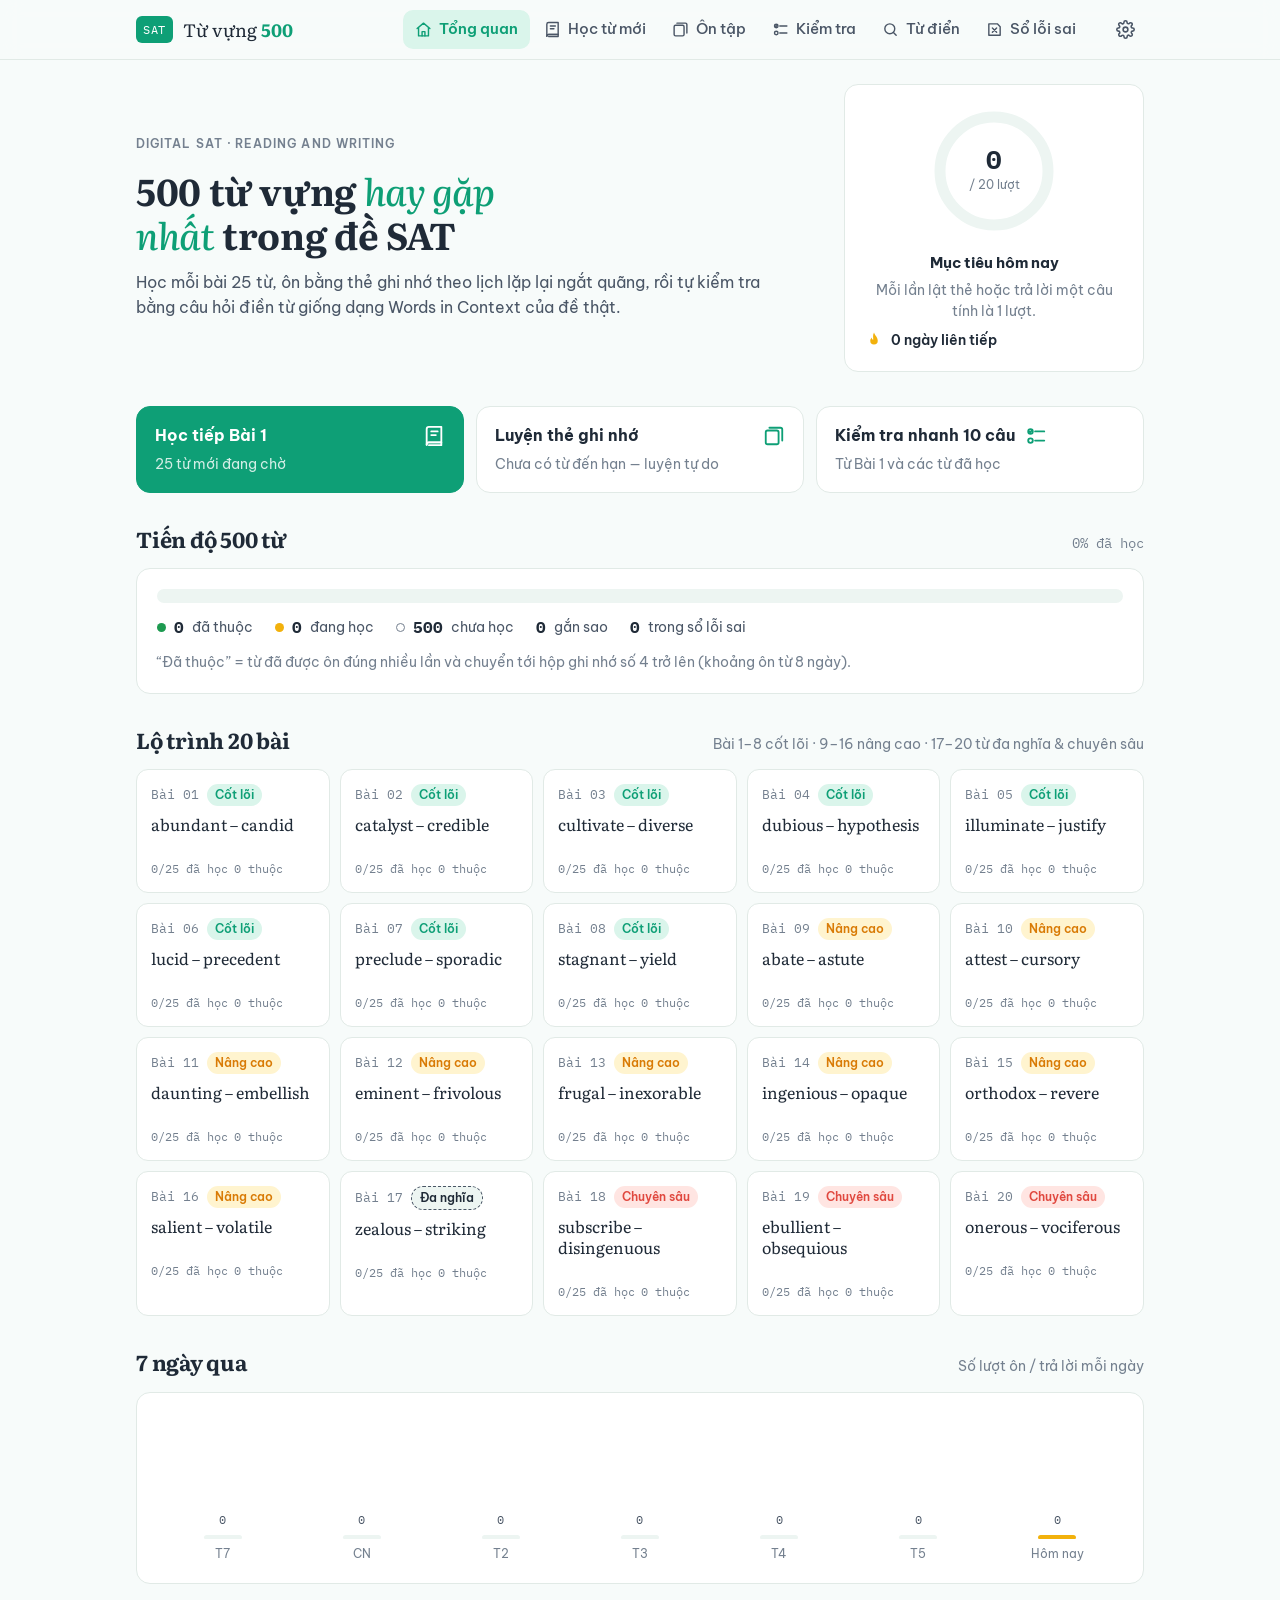
<file: index.html>
<!doctype html>
<html lang="vi">
<head>
<meta charset="utf-8">
<meta name="viewport" content="width=device-width, initial-scale=1, viewport-fit=cover">
<title>Từ Vựng SAT 500</title>
<meta name="description" content="Học 500 từ vựng hay gặp nhất trong đề Digital SAT: học theo bài, thẻ ghi nhớ lặp lại ngắt quãng, kiểm tra dạng Words in Context.">
<link rel="preconnect" href="https://fonts.googleapis.com">
<link rel="preconnect" href="https://fonts.gstatic.com" crossorigin>
<link rel="stylesheet" href="https://fonts.googleapis.com/css2?family=Be+Vietnam+Pro:wght@400;500;600;700&family=Literata:ital,opsz,wght@0,7..72,500;0,7..72,700;1,7..72,500&family=IBM+Plex+Mono:wght@500&display=swap">
<link rel="stylesheet" href="css/style.css">
</head>
<body>
<!--APP-->
<header class="topbar">
  <div class="topbar-inner">
    <a class="brand" href="#home" aria-label="Về trang Tổng quan">
      <span class="brand-mark">SAT</span>
      <span class="brand-name">Từ vựng <b>500</b></span>
    </a>
    <nav class="tabs" id="tabs" aria-label="Chức năng chính"></nav>
    <a class="icon-btn" href="#settings" id="settingsLink" aria-label="Cài đặt" title="Cài đặt"></a>
  </div>
</header>
<main id="view" class="wrap" tabindex="-1"></main>
<nav class="bottombar" id="bottombar" aria-label="Chức năng chính"></nav>
<div id="modal" class="modal" hidden></div>
<div id="toast" class="toast" role="status" aria-live="polite" hidden></div>
<!--/APP-->
<script src="js/data/_core.js"></script>
<script src="js/data/words-1.js"></script>
<script src="js/data/words-2.js"></script>
<script src="js/data/words-3.js"></script>
<script src="js/data/words-4.js"></script>
<script src="js/data/words-5.js"></script>
<script src="js/app.js"></script>
</body>
</html>
</file>
<file: css/style.css>
/* ============ Tokens ============ */
:root {
  --paper: #f7fbfa;
  --surface: #ffffff;
  --surface-2: #edf5f2;
  --ink: #1f2a37;
  --ink-2: #4a5666;
  --muted: #74808f;
  --line: #e1eae6;
  --accent: #0e9f76;
  --accent-ink: #ffffff;
  --accent-soft: #daf5eb;
  --pencil: #f2b10c;
  --pencil-soft: #fff4cf;
  --good: #1d9a50;
  --good-bright: #12c25a;
  --good-soft: #def8e7;
  --bad: #e0483f;
  --bad-soft: #ffe5e2;
  --hard: #d97b06;
  --mark: #fff0a3;
  --shadow: 0 1px 2px rgba(14, 90, 70, .05), 0 6px 20px rgba(14, 90, 70, .07);
  --radius: 14px;
  --f-display: "Literata", "Georgia", "Times New Roman", serif;
  --f-body: "Be Vietnam Pro", system-ui, -apple-system, "Segoe UI", Roboto, sans-serif;
  --f-mono: "IBM Plex Mono", ui-monospace, "SFMono-Regular", Menlo, Consolas, monospace;
  --bar-h: 64px;
}
@media (prefers-color-scheme: dark) {
  :root:not([data-theme="light"]) {
    color-scheme: dark;
    --paper: #10141a;
    --surface: #171c24;
    --surface-2: #1f2630;
    --ink: #e6e9ee;
    --ink-2: #b3bac6;
    --muted: #8a93a2;
    --line: #2b3340;
    --accent: #4cc09d;
    --accent-ink: #0c1a15;
    --accent-soft: #173a30;
    --pencil: #f0b73c;
    --pencil-soft: #3a2e13;
    --good: #5cc98b;
    --good-bright: #7df0aa;
    --good-soft: #15321f;
    --bad: #f07b6f;
    --bad-soft: #3c1d19;
    --hard: #f0a24c;
    --mark: #5a4a12;
    --shadow: 0 1px 2px rgba(0, 0, 0, .3), 0 8px 24px rgba(0, 0, 0, .25);
  }
}
:root[data-theme="dark"] {
  color-scheme: dark;
  --paper: #10141a;
  --surface: #171c24;
  --surface-2: #1f2630;
  --ink: #e6e9ee;
  --ink-2: #b3bac6;
  --muted: #8a93a2;
  --line: #2b3340;
  --accent: #4cc09d;
  --accent-ink: #0c1a15;
  --accent-soft: #173a30;
  --pencil: #f0b73c;
  --pencil-soft: #3a2e13;
  --good: #5cc98b;
  --good-bright: #7df0aa;
  --good-soft: #15321f;
  --bad: #f07b6f;
  --bad-soft: #3c1d19;
  --hard: #f0a24c;
  --mark: #5a4a12;
  --shadow: 0 1px 2px rgba(0, 0, 0, .3), 0 8px 24px rgba(0, 0, 0, .25);
}

/* ============ Base ============ */
*, *::before, *::after { box-sizing: border-box; }
html { -webkit-text-size-adjust: 100%; }
body {
  margin: 0;
  background: var(--paper);
  color: var(--ink);
  font-family: var(--f-body);
  font-size: 15px;
  line-height: 1.55;
  -webkit-font-smoothing: antialiased;
}
[hidden] { display: none !important; }
img { max-width: 100%; }
h1, h2, h3 { font-family: var(--f-display); font-weight: 700; line-height: 1.2; text-wrap: balance; margin: 0; letter-spacing: -0.01em; }
h1 { font-size: clamp(1.6rem, 1.2rem + 1.8vw, 2.3rem); }
h2 { font-size: 1.35rem; }
h3 { font-size: 1.08rem; }
p { margin: 0; }
a { color: var(--accent); }
button, input, select, textarea { font: inherit; color: inherit; }
:focus-visible { outline: 2.5px solid var(--accent); outline-offset: 2px; border-radius: 6px; }
mark { background: var(--mark); color: inherit; padding: 0 .15em; border-radius: 3px; }
.num { font-family: var(--f-mono); font-variant-numeric: tabular-nums; }
.eyebrow { font-size: .74rem; font-weight: 600; letter-spacing: .09em; text-transform: uppercase; color: var(--muted); }
.muted { color: var(--muted); }
.small { font-size: .86rem; }

/* ============ Shell ============ */
.topbar {
  position: sticky; top: env(safe-area-inset-top, 0px); z-index: 20;
  background: color-mix(in srgb, var(--paper) 88%, transparent);
  backdrop-filter: blur(10px); -webkit-backdrop-filter: blur(10px);
  border-bottom: 1px solid var(--line);
}
.topbar-inner { max-width: 1040px; margin: 0 auto; padding: 10px 16px; display: flex; align-items: center; gap: 18px; }
.brand { display: flex; align-items: center; gap: 10px; text-decoration: none; color: var(--ink); flex-shrink: 0; }
.brand-mark {
  font-family: var(--f-mono); font-size: .78rem; letter-spacing: .06em;
  background: var(--accent); color: var(--accent-ink); padding: 4px 7px; border-radius: 6px;
}
.brand-name { font-family: var(--f-display); font-size: 1.12rem; }
.brand-name b { color: var(--accent); }
.tabs { display: flex; gap: 2px; margin-left: auto; }
.tab {
  display: flex; align-items: center; gap: 7px; padding: 8px 12px; border-radius: 10px;
  color: var(--ink-2); text-decoration: none; font-weight: 500; font-size: .92rem; white-space: nowrap;
}
.tab svg { width: 17px; height: 17px; }
.tab:hover { background: var(--surface-2); color: var(--ink); }
.tab[aria-current="page"] { background: var(--accent-soft); color: var(--accent); font-weight: 600; }
.tab .count { font-family: var(--f-mono); font-size: .72rem; background: var(--bad); color: #fff; border-radius: 99px; padding: 0 6px; }
.icon-btn {
  display: inline-grid; place-items: center; width: 38px; height: 38px; border-radius: 10px;
  border: 1px solid transparent; background: transparent; color: var(--ink-2); cursor: pointer; flex-shrink: 0; text-decoration: none;
}
.icon-btn:hover { background: var(--surface-2); color: var(--ink); }
.icon-btn svg { width: 19px; height: 19px; }
.icon-btn.sm { width: 32px; height: 32px; }
.icon-btn.sm svg { width: 17px; height: 17px; }
.icon-btn.on { color: var(--pencil); }
.icon-btn.on svg { fill: currentColor; }
#settingsLink[aria-current="page"] { background: var(--accent-soft); color: var(--accent); }

.wrap { max-width: 1040px; margin: 0 auto; padding-inline: 16px; padding-block: 24px 48px; outline: none; }

.bottombar { display: none; }
@media (max-width: 860px) {
  .tabs { display: none; }
  .topbar-inner { justify-content: space-between; }
  .bottombar {
    display: grid; grid-template-columns: repeat(6, 1fr);
    position: fixed; left: 0; right: 0; bottom: 0; z-index: 20;
    background: var(--surface); border-top: 1px solid var(--line);
    padding-bottom: env(safe-area-inset-bottom, 0px);
  }
  .bottombar .tab {
    flex-direction: column; gap: 2px; padding: 8px 2px 7px; border-radius: 0; font-size: .66rem; font-weight: 600;
    position: relative; justify-content: center;
  }
  .bottombar .tab svg { width: 21px; height: 21px; }
  .bottombar .tab[aria-current="page"] { background: transparent; color: var(--accent); }
  .bottombar .tab[aria-current="page"]::before { content: ""; position: absolute; top: 0; left: 25%; right: 25%; height: 3px; border-radius: 0 0 3px 3px; background: var(--accent); }
  .bottombar .tab .count { position: absolute; top: 4px; right: calc(50% - 20px); font-size: .6rem; }
  .wrap { padding-bottom: calc(var(--bar-h) + 32px + env(safe-area-inset-bottom, 0px)); }
}

/* ============ Controls ============ */
.btn {
  display: inline-flex; align-items: center; justify-content: center; gap: 8px;
  padding: 10px 16px; border-radius: 11px; border: 1px solid var(--line);
  background: var(--surface); color: var(--ink); font-weight: 600; font-size: .93rem;
  cursor: pointer; text-decoration: none; line-height: 1.2; min-height: 42px;
}
.btn:hover { border-color: var(--ink-2); }
.btn svg { width: 17px; height: 17px; flex-shrink: 0; }
.btn.primary { background: var(--accent); border-color: var(--accent); color: var(--accent-ink); }
.btn.primary:hover { filter: brightness(1.07); }
.btn.dark { background: var(--accent-soft); border-color: var(--accent); color: var(--accent); }
.btn.dark:hover { background: var(--accent); color: var(--accent-ink); }
.btn.ghost { background: transparent; border-color: transparent; color: var(--ink-2); }
.btn.ghost:hover { background: var(--surface-2); color: var(--ink); }
.btn.danger { color: var(--bad); border-color: color-mix(in srgb, var(--bad) 40%, var(--line)); }
.btn.danger.solid { background: var(--bad); color: #fff; border-color: var(--bad); }
.btn.lg { padding: 13px 20px; font-size: 1rem; min-height: 48px; }
.btn.block { width: 100%; }
.btn[disabled] { opacity: .45; cursor: not-allowed; }
.btn kbd, .kbd {
  font-family: var(--f-mono); font-size: .7rem; padding: 1px 5px; border-radius: 4px;
  border: 1px solid currentColor; opacity: .55; font-weight: 500;
}
.row { display: flex; flex-wrap: wrap; gap: 10px; align-items: center; }
.row.end { justify-content: flex-end; }
.row.between { justify-content: space-between; }
.stack { display: flex; flex-direction: column; gap: 14px; }

.field { display: flex; flex-direction: column; gap: 6px; }
.field > span { font-size: .82rem; font-weight: 600; color: var(--ink-2); }
.input, select.input, textarea.input {
  width: 100%; padding: 10px 12px; border-radius: 10px; border: 1px solid var(--line);
  background: var(--surface); color: var(--ink); min-height: 42px;
}
textarea.input { min-height: 120px; font-family: var(--f-mono); font-size: .78rem; resize: vertical; }
.input:focus { outline: none; border-color: var(--accent); box-shadow: 0 0 0 3px var(--accent-soft); }

.seg { display: inline-flex; flex-wrap: wrap; background: var(--surface-2); border-radius: 11px; padding: 3px; gap: 2px; }
.seg button {
  border: 0; background: transparent; padding: 7px 13px; border-radius: 8px; cursor: pointer;
  font-weight: 600; font-size: .88rem; color: var(--ink-2);
}
.seg button[aria-pressed="true"] { background: var(--surface); color: var(--ink); box-shadow: var(--shadow); }

.chips { display: flex; flex-wrap: wrap; gap: 8px; }
.chip {
  display: inline-flex; align-items: center; gap: 7px; padding: 7px 12px; border-radius: 99px;
  border: 1px solid var(--line); background: var(--surface); cursor: pointer; font-size: .87rem; font-weight: 500; color: var(--ink-2);
}
.chip[aria-pressed="true"] { border-color: var(--accent); background: var(--accent-soft); color: var(--ink); }
.chip[aria-pressed="true"]::before { content: "✓"; color: var(--accent); font-weight: 700; }
.chip.static { cursor: default; }
a.chip, button.chip.link { text-decoration: none; }
button.chip.link:hover, a.chip:hover { border-color: var(--accent); color: var(--ink); }

.tag {
  display: inline-flex; align-items: center; gap: 5px; font-size: .72rem; font-weight: 600; padding: 2px 8px; border-radius: 99px;
  background: var(--surface-2); color: var(--ink-2); white-space: nowrap;
}
.tag.l1 { background: var(--accent-soft); color: var(--accent); }
.tag.l2 { background: var(--pencil-soft); color: var(--hard); }
.tag.l3 { background: var(--bad-soft); color: var(--bad); }
.tag.multi { background: var(--surface-2); color: var(--ink); border: 1px dashed var(--ink-2); }

.dot { width: 9px; height: 9px; border-radius: 50%; display: inline-block; flex-shrink: 0; }
.dot.new { background: transparent; border: 1.5px solid var(--muted); }
.dot.learning { background: var(--pencil); }
.dot.mastered { background: var(--good); }

.panel { background: var(--surface); border: 1px solid var(--line); border-radius: var(--radius); padding: 20px; }
.panel.flat { background: transparent; }
.section { display: flex; flex-direction: column; gap: 14px; margin-top: 34px; }
.section-head { display: flex; align-items: baseline; justify-content: space-between; gap: 12px; flex-wrap: wrap; }

.bar { height: 8px; border-radius: 99px; background: var(--surface-2); overflow: hidden; display: flex; }
.bar > span { display: block; height: 100%; }
.bar .m { background: var(--good); }
.bar .l { background: var(--pencil); }
.bar .a { background: var(--accent); }

/* ============ Home ============ */
.hero { display: grid; grid-template-columns: 1fr 300px; gap: 28px; align-items: stretch; }
.hero-text { display: flex; flex-direction: column; gap: 14px; justify-content: center; }
.hero-text .lead { color: var(--ink-2); max-width: 58ch; font-size: 1.02rem; }
.hero-text h1 em { font-style: italic; color: var(--accent); font-weight: 500; }
.goal-card { display: flex; flex-direction: column; gap: 14px; align-items: center; justify-content: center; text-align: center; }
.ring { position: relative; width: 132px; height: 132px; }
.ring svg { width: 100%; height: 100%; transform: rotate(-90deg); }
.ring circle { fill: none; stroke-width: 11; }
.ring .track { stroke: var(--surface-2); }
.ring .val { stroke: var(--accent); stroke-linecap: round; transition: stroke-dashoffset .6s ease; }
.ring .ring-label { position: absolute; inset: 0; display: grid; place-content: center; text-align: center; }
.ring .ring-label b { font-family: var(--f-mono); font-size: 1.6rem; line-height: 1; }
.ring .ring-label span { font-size: .75rem; color: var(--muted); margin-top: 4px; }
.streak { display: inline-flex; align-items: center; gap: 8px; font-weight: 600; font-size: .9rem; }
.streak .flame { color: var(--pencil); display: inline-flex; }
.streak .flame svg { width: 18px; height: 18px; fill: currentColor; }

.progress-strip { display: flex; flex-direction: column; gap: 12px; }
.legend { display: flex; flex-wrap: wrap; gap: 8px 22px; }
.legend > div { display: flex; align-items: center; gap: 8px; font-size: .9rem; color: var(--ink-2); }
.legend b { font-family: var(--f-mono); color: var(--ink); font-size: 1rem; }
.progress-strip .bar { height: 14px; }

.cta-grid { display: grid; grid-template-columns: repeat(3, 1fr); gap: 12px; }
.cta {
  display: flex; flex-direction: column; gap: 6px; padding: 16px 18px; border-radius: var(--radius);
  border: 1px solid var(--line); background: var(--surface); text-decoration: none; color: var(--ink); cursor: pointer; text-align: left;
}
.cta:hover { border-color: var(--ink-2); }
.cta .cta-top { display: flex; align-items: center; justify-content: space-between; gap: 10px; }
.cta .cta-top svg { width: 22px; height: 22px; color: var(--accent); }
.cta b { font-size: 1.02rem; }
.cta .muted { font-size: .86rem; }
.cta.main { background: var(--accent); border-color: var(--accent); color: var(--accent-ink); }
.cta.main:hover { border-color: var(--accent); filter: brightness(1.05); }
.cta.main .muted { color: color-mix(in srgb, var(--accent-ink) 82%, transparent); }
.cta.main .cta-top svg { color: var(--accent-ink); }

.lesson-grid { display: grid; grid-template-columns: repeat(auto-fill, minmax(190px, 1fr)); gap: 10px; }
.lesson {
  display: flex; flex-direction: column; gap: 8px; padding: 14px; border-radius: 12px; border: 1px solid var(--line);
  background: var(--surface); cursor: pointer; text-align: left; color: var(--ink);
}
.lesson:hover { border-color: var(--ink-2); }
.lesson .lesson-top { display: flex; align-items: center; justify-content: space-between; gap: 8px; }
.lesson .lesson-no { font-family: var(--f-mono); font-size: .8rem; color: var(--muted); white-space: nowrap; }
.lesson .range { font-family: var(--f-display); font-size: 1rem; line-height: 1.3; }
.lesson .meta { font-size: .78rem; color: var(--muted); display: flex; justify-content: space-between; gap: 6px; flex-wrap: wrap; }
.lesson.done { border-color: color-mix(in srgb, var(--good) 45%, var(--line)); }

.week { display: grid; grid-template-columns: repeat(7, 1fr); gap: 8px; align-items: end; height: 150px; padding-top: 18px; }
.week .col { display: flex; flex-direction: column; align-items: center; gap: 6px; height: 100%; justify-content: flex-end; }
.week .colbar { width: 100%; max-width: 38px; border-radius: 6px 6px 3px 3px; background: var(--accent); min-height: 3px; position: relative; }
.week .colbar.zero { background: var(--surface-2); }
.week .colbar.today { background: var(--pencil); }
.week .v { font-family: var(--f-mono); font-size: .72rem; color: var(--ink-2); }
.week .d { font-size: .72rem; color: var(--muted); }

/* ============ Lesson page / word rows ============ */
.page-head { display: flex; flex-direction: column; gap: 8px; margin-bottom: 20px; }
.back-link { display: inline-flex; align-items: center; gap: 6px; color: var(--ink-2); text-decoration: none; font-size: .9rem; font-weight: 500; background: none; border: 0; padding: 0; cursor: pointer; align-self: flex-start; }
.back-link:hover { color: var(--ink); }
.back-link svg { width: 16px; height: 16px; }

.wlist { list-style: none; margin: 0; padding: 0; border: 1px solid var(--line); border-radius: var(--radius); background: var(--surface); overflow: hidden; }
.wrow {
  display: grid; grid-template-columns: auto minmax(0, 1fr) auto; gap: 12px; align-items: center;
  padding: 11px 12px 11px 16px; border-top: 1px solid var(--line); cursor: pointer;
}
.wrow:first-child { border-top: 0; }
.wrow:hover { background: color-mix(in srgb, var(--surface-2) 55%, transparent); }
.wrow .wmain { min-width: 0; display: flex; flex-direction: column; gap: 1px; }
.wrow .wline { display: flex; align-items: baseline; gap: 8px; flex-wrap: wrap; }
.hw { font-family: var(--f-display); font-weight: 700; font-size: 1.08rem; }
.pos { font-family: var(--f-mono); font-size: .72rem; color: var(--muted); }
.wrow .vi { color: var(--ink-2); font-size: .9rem; overflow: hidden; text-overflow: ellipsis; white-space: nowrap; }
.wrow .acts { display: flex; gap: 2px; align-items: center; }
.wrow .errs { font-family: var(--f-mono); font-size: .75rem; color: var(--bad); background: var(--bad-soft); padding: 2px 7px; border-radius: 99px; }

.filters { display: grid; grid-template-columns: minmax(0, 2fr) repeat(3, minmax(0, 1fr)); gap: 10px; align-items: end; }
.search { position: relative; }
.search svg { position: absolute; left: 12px; top: 50%; transform: translateY(-50%); width: 17px; height: 17px; color: var(--muted); pointer-events: none; }
.search .input { padding-left: 38px; }
.result-line { display: flex; justify-content: space-between; align-items: center; gap: 10px; flex-wrap: wrap; margin: 16px 0 10px; }

/* ============ Study card (learn) ============ */
.session-head { display: flex; align-items: center; gap: 14px; margin-bottom: 18px; }
.session-head .bar { flex: 1; }
.session-head .count { font-family: var(--f-mono); font-size: .85rem; color: var(--ink-2); white-space: nowrap; }
.session-wrap { max-width: 720px; margin: 0 auto; }

.study {
  background: var(--surface); border: 1px solid var(--line); border-radius: 18px; padding: 28px;
  display: flex; flex-direction: column; gap: 16px; box-shadow: var(--shadow);
}
.study .head { display: flex; align-items: center; gap: 12px; flex-wrap: wrap; }
.study .word { font-family: var(--f-display); font-size: clamp(2rem, 1.5rem + 2.4vw, 2.8rem); font-weight: 700; line-height: 1.05; letter-spacing: -0.015em; }
.study .vi { font-size: 1.25rem; font-weight: 600; }
.study .en { color: var(--ink-2); font-style: italic; font-family: var(--f-display); font-size: 1.05rem; }
.example {
  margin: 0; padding: 12px 16px; border-left: 3px solid var(--accent); background: var(--surface-2);
  border-radius: 0 10px 10px 0; font-family: var(--f-display); font-size: 1.05rem; line-height: 1.6;
}
.syns { display: flex; flex-wrap: wrap; gap: 6px; align-items: center; }
.syns .lbl { font-size: .78rem; font-weight: 600; color: var(--muted); margin-right: 4px; }
.note {
  display: flex; gap: 10px; align-items: flex-start; padding: 10px 14px; border-radius: 10px;
  background: var(--pencil-soft); color: var(--ink); font-size: .9rem;
}
.note svg { width: 18px; height: 18px; color: var(--hard); flex-shrink: 0; margin-top: 2px; }

/* ============ Flashcard ============ */
.flash { perspective: 1400px; cursor: pointer; }
.flash-inner { position: relative; min-height: 340px; transition: transform .5s cubic-bezier(.3,.7,.3,1); transform-style: preserve-3d; }
.flash.flipped .flash-inner { transform: rotateY(180deg); }
.face {
  position: absolute; inset: 0; backface-visibility: hidden; -webkit-backface-visibility: hidden;
  background: var(--surface); border: 1px solid var(--line); border-radius: 20px; box-shadow: var(--shadow);
  display: flex; flex-direction: column; padding: 26px; gap: 12px; overflow: auto;
}
.face.front { align-items: center; justify-content: center; text-align: center; }
.face.back { transform: rotateY(180deg); }
.face .word { font-family: var(--f-display); font-size: clamp(2.1rem, 1.5rem + 3vw, 3.2rem); font-weight: 700; line-height: 1.05; }
.face .vi-big { font-size: clamp(1.3rem, 1.1rem + 1vw, 1.7rem); font-weight: 600; line-height: 1.35; }
.face .hint { position: absolute; bottom: 14px; left: 0; right: 0; text-align: center; font-size: .8rem; color: var(--muted); }
.face .corner { position: absolute; top: 12px; right: 12px; display: flex; gap: 2px; }
.face.back .corner { position: static; margin-left: auto; }
.grades { display: grid; grid-template-columns: repeat(4, 1fr); gap: 8px; margin-top: 16px; }
.grade {
  display: flex; flex-direction: column; align-items: center; gap: 2px; padding: 10px 6px; border-radius: 12px;
  border: 1px solid var(--line); background: var(--surface); cursor: pointer; font-weight: 700; font-size: .95rem;
}
.grade small { font-weight: 500; font-size: .74rem; color: var(--muted); font-family: var(--f-mono); }
.grade.g1 { color: var(--bad); } .grade.g1:hover { background: var(--bad-soft); border-color: var(--bad); }
.grade.g2 { color: var(--hard); } .grade.g2:hover { background: var(--pencil-soft); border-color: var(--hard); }
.grade.g3 { color: var(--good); } .grade.g3:hover { background: var(--good-soft); border-color: var(--good); }
.grade.g4 { color: var(--accent); } .grade.g4:hover { background: var(--accent-soft); border-color: var(--accent); }
.flip-row { display: flex; justify-content: center; margin-top: 16px; }

/* ============ Deck picker ============ */
.deck-grid { display: grid; grid-template-columns: repeat(auto-fill, minmax(220px, 1fr)); gap: 10px; }
.deck {
  display: flex; flex-direction: column; gap: 4px; padding: 16px; border-radius: 12px; border: 1.5px solid var(--line);
  background: var(--surface); cursor: pointer; text-align: left; color: var(--ink);
}
.deck:hover { border-color: var(--ink-2); }
.deck[aria-pressed="true"] { border-color: var(--accent); background: var(--accent-soft); }
.deck .deck-top { display: flex; justify-content: space-between; align-items: baseline; gap: 8px; }
.deck b { font-size: .98rem; }
.deck .n { font-family: var(--f-mono); font-size: 1.2rem; }
.deck .muted { font-size: .82rem; }
.deck[disabled] { opacity: .45; cursor: not-allowed; }
.opts { display: grid; grid-template-columns: repeat(auto-fit, minmax(220px, 1fr)); gap: 16px 24px; }

/* ============ Quiz ============ */
.q-card {
  background: var(--surface); border: 1px solid var(--line); border-radius: 18px; padding: 26px;
  display: flex; flex-direction: column; gap: 18px; box-shadow: var(--shadow);
}
.q-type { display: flex; justify-content: space-between; align-items: center; gap: 10px; }
.q-prompt { display: flex; flex-direction: column; gap: 8px; }
.q-prompt .word { font-family: var(--f-display); font-size: clamp(1.9rem, 1.5rem + 2vw, 2.5rem); font-weight: 700; line-height: 1.1; }
.q-prompt .vi-big { font-size: 1.3rem; font-weight: 600; }
.q-prompt .def { font-family: var(--f-display); font-size: 1.2rem; font-style: italic; line-height: 1.5; }
.q-prompt .passage {
  font-family: var(--f-display); font-size: 1.12rem; line-height: 1.7; padding: 14px 18px;
  border: 1px solid var(--line); border-radius: 10px; background: var(--paper);
}
.blank { display: inline-block; min-width: 5.5em; border-bottom: 2px solid var(--ink); height: 1.1em; vertical-align: baseline; }
.q-ask { font-weight: 600; color: var(--ink-2); font-size: .95rem; }
.options { display: flex; flex-direction: column; gap: 9px; }
.opt {
  display: flex; align-items: center; gap: 14px; padding: 12px 14px; border-radius: 12px;
  border: 1.5px solid var(--line); background: var(--surface); cursor: pointer; text-align: left; width: 100%;
  font-size: 1rem; color: var(--ink); transition: border-color .15s, background .15s;
}
.opt:hover:not([disabled]) { border-color: var(--ink-2); }
.opt .bubble {
  width: 30px; height: 30px; border-radius: 50%; border: 1.5px solid var(--ink-2); display: grid; place-items: center;
  font-family: var(--f-mono); font-size: .82rem; flex-shrink: 0; color: var(--ink-2); transition: background .15s, color .15s;
}
.opt .otext { flex: 1; min-width: 0; }
.opt .otext.w { font-family: var(--f-display); font-weight: 700; font-size: 1.1rem; }
.opt[disabled] { cursor: default; }
.opt.correct { border-color: var(--good); background: var(--good-soft); }
.opt.correct .bubble { background: var(--good); border-color: var(--good); color: #fff; }
.opt.wrong { border-color: var(--bad); background: var(--bad-soft); }
.opt.wrong .bubble { background: var(--bad); border-color: var(--bad); color: #fff; }
.opt.dim { opacity: .55; }
.typing { display: flex; gap: 10px; flex-wrap: wrap; }
.typing .input { flex: 1; min-width: 180px; font-size: 1.15rem; font-family: var(--f-display); }
.typing .input.ok { border-color: var(--good); background: var(--good-soft); }
.typing .input.bad { border-color: var(--bad); background: var(--bad-soft); }
.hint-line { font-family: var(--f-mono); letter-spacing: .25em; color: var(--muted); }

.feedback { border-radius: 12px; padding: 14px 16px; display: flex; flex-direction: column; gap: 8px; }
.feedback.ok { background: var(--good-soft); }
.feedback.no { background: var(--bad-soft); }
.feedback .fb-title { font-weight: 700; display: flex; align-items: center; gap: 8px; }
.feedback .fb-title svg { width: 18px; height: 18px; flex-shrink: 0; color: var(--good-bright); }
.feedback.ok .fb-title { color: var(--good); }
.feedback.no .fb-title { color: var(--bad); }
.feedback .fb-word { display: flex; align-items: baseline; gap: 8px; flex-wrap: wrap; }
.feedback .fb-ex { font-family: var(--f-display); font-size: .98rem; color: var(--ink-2); }

.quiz-layout { display: grid; grid-template-columns: minmax(0, 1fr) 300px; gap: 24px; align-items: start; }
.tips { display: flex; flex-direction: column; gap: 12px; }
.tips ol { margin: 0; padding-left: 20px; display: flex; flex-direction: column; gap: 8px; color: var(--ink-2); font-size: .9rem; }
.tips li::marker { font-family: var(--f-mono); color: var(--accent); }

.score-hero { display: flex; gap: 26px; align-items: center; flex-wrap: wrap; }
.score-big { font-family: var(--f-mono); font-size: 3rem; line-height: 1; }
.score-big small { font-size: 1.1rem; color: var(--muted); }
.review-list { list-style: none; padding: 0; margin: 0; display: flex; flex-direction: column; gap: 8px; }
.review-item { display: grid; grid-template-columns: auto minmax(0, 1fr); gap: 12px; padding: 12px 14px; border-radius: 12px; background: var(--surface); border: 1px solid var(--line); align-items: start; }
.review-item .mk { width: 24px; height: 24px; border-radius: 50%; display: grid; place-items: center; color: #fff; font-size: .8rem; font-weight: 700; }
.review-item .mk.ok { background: var(--good); }
.review-item .mk.no { background: var(--bad); }
.review-item .ri-body { display: flex; flex-direction: column; gap: 3px; min-width: 0; }
.strike { text-decoration: line-through; color: var(--bad); }

.done-card { text-align: center; align-items: center; }

/* ============ Modal / toast ============ */
.modal {
  position: fixed; inset: 0; z-index: 50; background: rgba(12, 16, 22, .5);
  display: flex; align-items: center; justify-content: center; padding: 16px;
}
.modal-card {
  background: var(--surface); border-radius: 18px; width: min(620px, 100%); max-height: calc(100% - 32px); overflow: auto;
  padding: 26px; display: flex; flex-direction: column; gap: 14px; position: relative; box-shadow: 0 20px 60px rgba(0,0,0,.3);
}
.modal-x { position: absolute; top: 12px; right: 12px; }
.dl { display: grid; grid-template-columns: repeat(auto-fit, minmax(120px, 1fr)); gap: 10px; margin: 0; padding-top: 12px; border-top: 1px solid var(--line); }
.dl div { display: flex; flex-direction: column; gap: 2px; }
.dl dt { font-size: .72rem; color: var(--muted); font-weight: 600; text-transform: uppercase; letter-spacing: .06em; }
.dl dd { margin: 0; font-weight: 600; font-size: .92rem; }
.modal-nav { display: flex; justify-content: space-between; gap: 8px; }

.toast {
  position: fixed; left: 50%; transform: translateX(-50%); bottom: calc(24px + env(safe-area-inset-bottom, 0px)); z-index: 60;
  background: var(--ink); color: var(--paper); padding: 10px 16px; border-radius: 10px; font-weight: 500; font-size: .9rem;
  box-shadow: var(--shadow); max-width: calc(100% - 32px);
}
@media (max-width: 860px) { .toast { bottom: calc(var(--bar-h) + 16px + env(safe-area-inset-bottom, 0px)); } }

.empty { text-align: center; padding: 34px 20px; color: var(--ink-2); display: flex; flex-direction: column; gap: 12px; align-items: center; }
.empty svg { width: 36px; height: 36px; color: var(--muted); }
.confirm-row { display: flex; gap: 8px; align-items: center; flex-wrap: wrap; padding: 10px 12px; border-radius: 10px; background: var(--bad-soft); }

.settings-grid { display: grid; grid-template-columns: repeat(2, minmax(0, 1fr)); gap: 16px; }
.kbd-table { width: 100%; border-collapse: collapse; font-size: .9rem; }
.kbd-table td { padding: 7px 0; border-top: 1px solid var(--line); }
.kbd-table td:first-child { width: 45%; }

/* ============ Responsive ============ */
@media (max-width: 860px) {
  .hero { grid-template-columns: 1fr; }
  .goal-card { flex-direction: row; justify-content: flex-start; text-align: left; }
  .ring { width: 104px; height: 104px; }
  .quiz-layout { grid-template-columns: 1fr; }
  .filters { grid-template-columns: 1fr 1fr; }
  .filters .search { grid-column: 1 / -1; }
  .settings-grid { grid-template-columns: 1fr; }
}
@media (max-width: 640px) {
  .cta-grid { grid-template-columns: 1fr; }
  .study, .q-card { padding: 20px; }
  .face { padding: 20px; }
  .grades { grid-template-columns: repeat(2, 1fr); }
  .lesson-grid { grid-template-columns: repeat(2, minmax(0, 1fr)); }
  .modal { align-items: flex-end; padding: 0; }
  .modal-card { border-radius: 18px 18px 0 0; max-height: 88%; padding: 22px 18px calc(22px + env(safe-area-inset-bottom, 0px)); }
}
@media (prefers-reduced-motion: reduce) {
  *, *::before, *::after { transition: none !important; animation: none !important; }
}
</file>
